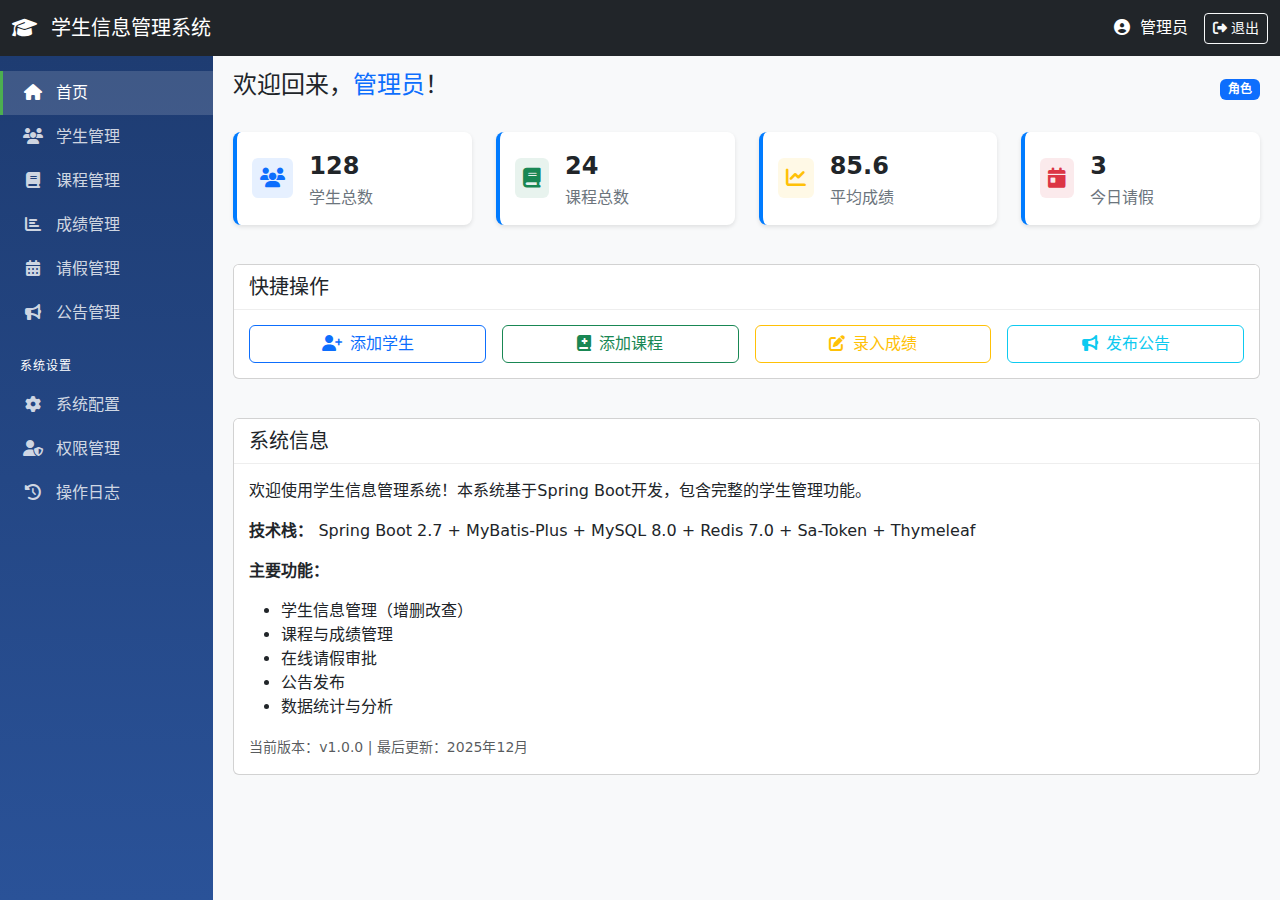
<file: src/main/resources/templates/index.html>
<!DOCTYPE html>
<html lang="zh-CN" xmlns:th="http://www.thymeleaf.org">
<head>
    <meta charset="UTF-8">
    <meta name="viewport" content="width=device-width, initial-scale=1.0">
    <title>学生信息管理系统</title>
    <link rel="stylesheet" href="https://cdn.bootcdn.net/ajax/libs/twitter-bootstrap/5.3.0/css/bootstrap.min.css">
    <link rel="stylesheet" href="https://cdn.bootcdn.net/ajax/libs/font-awesome/6.4.0/css/all.min.css">
    <style>
        /* 紧凑布局 */
        .navbar {
            padding: 8px 0;
        }

        .sidebar {
            background: linear-gradient(180deg, #1e3c72 0%, #2a5298 100%);
            min-height: calc(100vh - 56px);
            color: white;
            padding: 15px 0;
        }

        .sidebar .nav-link {
            color: rgba(255, 255, 255, 0.8);
            padding: 10px 20px;
            border-radius: 0;
            border-left: 3px solid transparent;
            transition: all 0.2s;
        }

        .sidebar .nav-link:hover {
            color: white;
            background: rgba(255, 255, 255, 0.1);
            border-left-color: #4CAF50;
        }

        .sidebar .nav-link.active {
            color: white;
            background: rgba(255, 255, 255, 0.15);
            border-left-color: #4CAF50;
        }

        .sidebar .nav-link i {
            width: 20px;
            text-align: center;
            margin-right: 10px;
        }

        .sidebar-heading {
            font-size: 12px;
            text-transform: uppercase;
            letter-spacing: 1px;
            padding: 0 20px;
            margin: 20px 0 10px 0;
        }

        .main-content {
            padding: 15px 20px;
            background: #f8f9fa;
        }

        .stat-card {
            background: white;
            border-radius: 8px;
            padding: 15px;
            box-shadow: 0 2px 4px rgba(0,0,0,0.1);
            margin-bottom: 15px;
            border-left: 4px solid #007bff;
        }

        .stat-card h3 {
            font-size: 24px;
            font-weight: bold;
            margin: 5px 0;
        }

        .stat-card p {
            color: #6c757d;
            margin: 0;
        }

        .card {
            margin-bottom: 15px;
        }

        .card-header {
            padding: 10px 15px;
            background: white;
            border-bottom: 1px solid #eee;
        }

        .card-body {
            padding: 15px;
        }
    </style>
</head>
<body>
<!-- 顶部导航栏 -->
<nav class="navbar navbar-expand-lg navbar-dark bg-dark">
    <div class="container-fluid">
        <a class="navbar-brand" th:href="@{/}">
            <i class="fas fa-graduation-cap me-2"></i>
            学生信息管理系统
        </a>
        <div class="d-flex align-items-center">
                <span class="navbar-text me-3 text-white">
                    <i class="fas fa-user-circle me-1"></i>
                    <span th:text="${user?.realName ?: '用户'}">管理员</span>
                </span>
            <a th:href="@{/logout}" class="btn btn-outline-light btn-sm">
                <i class="fas fa-sign-out-alt"></i> 退出
            </a>
        </div>
    </div>
</nav>

<div class="container-fluid">
    <div class="row">
        <!-- 侧边栏 -->
        <nav class="col-md-2 d-md-block sidebar">
            <div class="position-sticky">
                <ul class="nav flex-column">
                    <li class="nav-item">
                        <a class="nav-link active" th:href="@{/}">
                            <i class="fas fa-home me-2"></i> 首页
                        </a>
                    </li>
                    <li class="nav-item">
                        <a class="nav-link" th:href="@{/student/list}">
                            <i class="fas fa-users me-2"></i> 学生管理
                        </a>
                    </li>
                    <li class="nav-item">
                        <a class="nav-link" href="#">
                            <i class="fas fa-book me-2"></i> 课程管理
                        </a>
                    </li>
                    <li class="nav-item">
                        <a class="nav-link" href="#">
                            <i class="fas fa-chart-bar me-2"></i> 成绩管理
                        </a>
                    </li>
                    <li class="nav-item">
                        <a class="nav-link" href="#">
                            <i class="fas fa-calendar-alt me-2"></i> 请假管理
                        </a>
                    </li>
                    <li class="nav-item">
                        <a class="nav-link" href="#">
                            <i class="fas fa-bullhorn me-2"></i> 公告管理
                        </a>
                    </li>
                </ul>

                <h6 class="sidebar-heading mt-4">系统设置</h6>
                <ul class="nav flex-column mb-2">
                    <li class="nav-item">
                        <a class="nav-link" href="#">
                            <i class="fas fa-cog me-2"></i> 系统配置
                        </a>
                    </li>
                    <li class="nav-item">
                        <a class="nav-link" href="#">
                            <i class="fas fa-user-shield me-2"></i> 权限管理
                        </a>
                    </li>
                    <li class="nav-item">
                        <a class="nav-link" href="#">
                            <i class="fas fa-history me-2"></i> 操作日志
                        </a>
                    </li>
                </ul>
            </div>
        </nav>

        <!-- 主内容区 -->
        <main class="col-md-10 main-content">
            <!-- 欢迎信息 -->
            <div class="d-flex justify-content-between align-items-center mb-4">
                <h4>欢迎回来，<span th:text="${user?.realName}" class="text-primary">管理员</span>！</h4>
                <span class="badge bg-primary" th:text="${user?.role == 'admin' ? '管理员' : '学生'}">角色</span>
            </div>

            <!-- 统计卡片 -->
            <div class="row">
                <div class="col-md-3 col-sm-6">
                    <div class="stat-card border-start-primary">
                        <div class="d-flex align-items-center">
                            <div class="bg-primary bg-opacity-10 p-2 rounded me-3">
                                <i class="fas fa-users text-primary fa-lg"></i>
                            </div>
                            <div>
                                <h3 id="studentCount">0</h3>
                                <p>学生总数</p>
                            </div>
                        </div>
                    </div>
                </div>
                <div class="col-md-3 col-sm-6">
                    <div class="stat-card border-start-success">
                        <div class="d-flex align-items-center">
                            <div class="bg-success bg-opacity-10 p-2 rounded me-3">
                                <i class="fas fa-book text-success fa-lg"></i>
                            </div>
                            <div>
                                <h3 id="courseCount">0</h3>
                                <p>课程总数</p>
                            </div>
                        </div>
                    </div>
                </div>
                <div class="col-md-3 col-sm-6">
                    <div class="stat-card border-start-warning">
                        <div class="d-flex align-items-center">
                            <div class="bg-warning bg-opacity-10 p-2 rounded me-3">
                                <i class="fas fa-chart-line text-warning fa-lg"></i>
                            </div>
                            <div>
                                <h3 id="avgScore">0</h3>
                                <p>平均成绩</p>
                            </div>
                        </div>
                    </div>
                </div>
                <div class="col-md-3 col-sm-6">
                    <div class="stat-card border-start-danger">
                        <div class="d-flex align-items-center">
                            <div class="bg-danger bg-opacity-10 p-2 rounded me-3">
                                <i class="fas fa-calendar-day text-danger fa-lg"></i>
                            </div>
                            <div>
                                <h3 id="leaveCount">0</h3>
                                <p>今日请假</p>
                            </div>
                        </div>
                    </div>
                </div>
            </div>

            <!-- 快捷操作 -->
            <div class="row mt-4">
                <div class="col-12">
                    <div class="card">
                        <div class="card-header">
                            <h5 class="card-title mb-0">快捷操作</h5>
                        </div>
                        <div class="card-body">
                            <div class="row g-3">
                                <div class="col-md-3 col-6">
                                    <a th:href="@{/student/add}" class="btn btn-outline-primary w-100">
                                        <i class="fas fa-user-plus me-2"></i>添加学生
                                    </a>
                                </div>
                                <div class="col-md-3 col-6">
                                    <a href="#" class="btn btn-outline-success w-100">
                                        <i class="fas fa-book-medical me-2"></i>添加课程
                                    </a>
                                </div>
                                <div class="col-md-3 col-6">
                                    <a href="#" class="btn btn-outline-warning w-100">
                                        <i class="fas fa-edit me-2"></i>录入成绩
                                    </a>
                                </div>
                                <div class="col-md-3 col-6">
                                    <a href="#" class="btn btn-outline-info w-100">
                                        <i class="fas fa-bullhorn me-2"></i>发布公告
                                    </a>
                                </div>
                            </div>
                        </div>
                    </div>
                </div>
            </div>

            <!-- 系统信息 -->
            <div class="row mt-4">
                <div class="col-12">
                    <div class="card">
                        <div class="card-header">
                            <h5 class="card-title mb-0">系统信息</h5>
                        </div>
                        <div class="card-body">
                            <p>欢迎使用学生信息管理系统！本系统基于Spring Boot开发，包含完整的学生管理功能。</p>
                            <p><strong>技术栈：</strong> Spring Boot 2.7 + MyBatis-Plus + MySQL 8.0 + Redis 7.0 + Sa-Token + Thymeleaf</p>
                            <p><strong>主要功能：</strong></p>
                            <ul>
                                <li>学生信息管理（增删改查）</li>
                                <li>课程与成绩管理</li>
                                <li>在线请假审批</li>
                                <li>公告发布</li>
                                <li>数据统计与分析</li>
                            </ul>
                            <p class="mb-0"><small class="text-muted">当前版本：v1.0.0 | 最后更新：2025年12月</small></p>
                        </div>
                    </div>
                </div>
            </div>
        </main>
    </div>
</div>

<script src="https://cdn.bootcdn.net/ajax/libs/bootstrap/5.3.0/js/bootstrap.bundle.min.js"></script>
<script src="https://cdn.bootcdn.net/ajax/libs/jquery/3.7.0/jquery.min.js"></script>
<script>
    $(function() {
        // 模拟统计数据
        $('#studentCount').text('128');
        $('#courseCount').text('24');
        $('#avgScore').text('85.6');
        $('#leaveCount').text('3');
    });
</script>
</body>
</html>
</file>
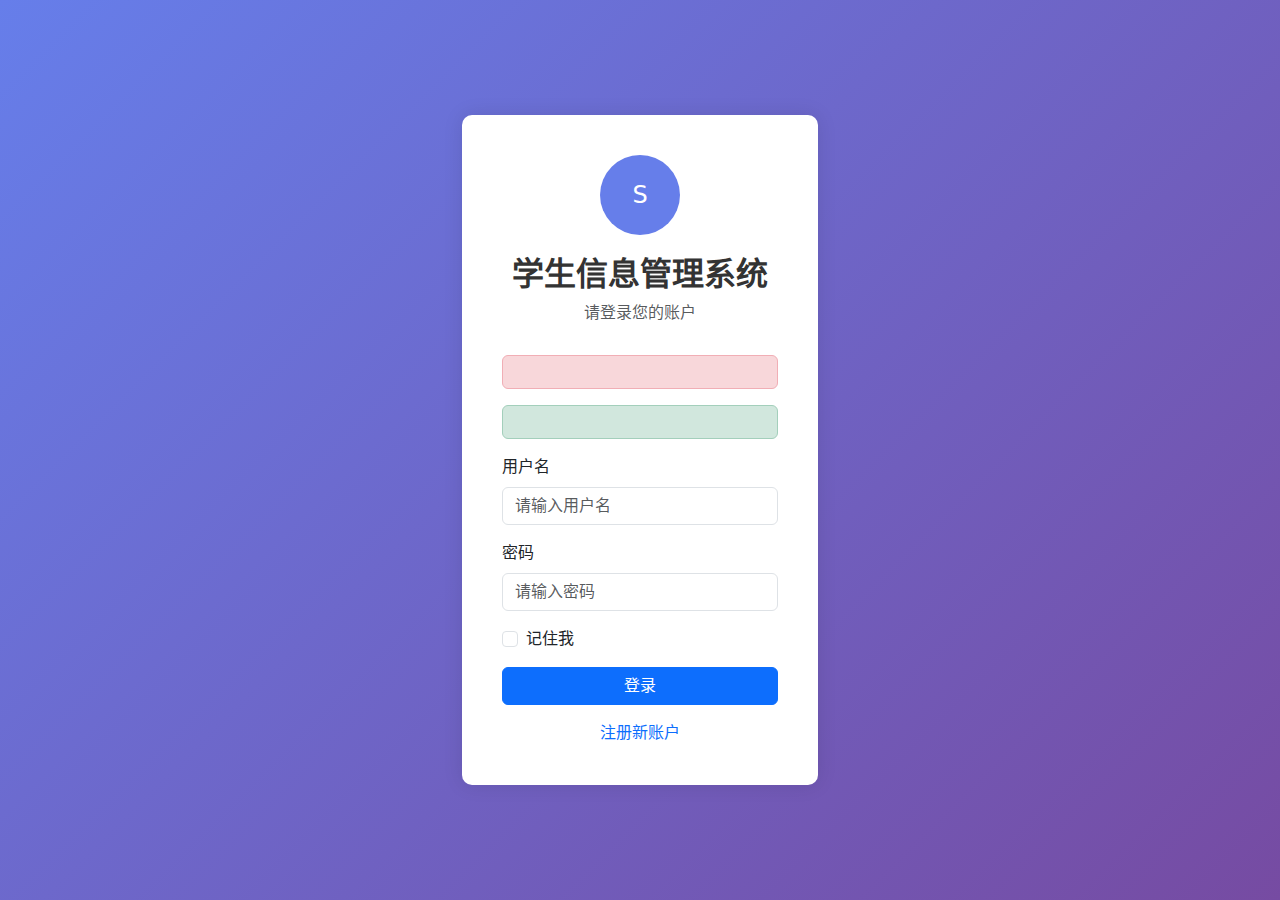
<file: src/main/resources/templates/login.html>
<!DOCTYPE html>
<html lang="zh-CN" xmlns:th="http://www.thymeleaf.org">
<head>
    <meta charset="UTF-8">
    <meta name="viewport" content="width=device-width, initial-scale=1.0">
    <title>学生信息管理系统 - 登录</title>
    <link rel="stylesheet" href="https://cdn.bootcdn.net/ajax/libs/twitter-bootstrap/5.3.0/css/bootstrap.min.css">
    <style>
        body {
            background: linear-gradient(135deg, #667eea 0%, #764ba2 100%);
            min-height: 100vh;
            display: flex;
            align-items: center;
        }
        .login-container {
            background: white;
            border-radius: 10px;
            padding: 40px;
            box-shadow: 0 0 20px rgba(0,0,0,0.1);
        }
        .login-header {
            text-align: center;
            margin-bottom: 30px;
        }
        .login-header h2 {
            color: #333;
            font-weight: 600;
        }
        .login-logo {
            width: 80px;
            height: 80px;
            background: #667eea;
            border-radius: 50%;
            margin: 0 auto 20px;
            display: flex;
            align-items: center;
            justify-content: center;
            color: white;
            font-size: 24px;
        }
    </style>
</head>
<body>
<div class="container">
    <div class="row justify-content-center">
        <div class="col-md-4">
            <div class="login-container">
                <div class="login-header">
                    <div class="login-logo">S</div>
                    <h2>学生信息管理系统</h2>
                    <p class="text-muted">请登录您的账户</p>
                </div>

                <form th:action="@{/login}" method="post">
                    <div th:if="${error}" class="alert alert-danger" th:text="${error}"></div>
                    <div th:if="${message}" class="alert alert-success" th:text="${message}"></div>

                    <div class="mb-3">
                        <label for="username" class="form-label">用户名</label>
                        <input type="text" class="form-control" id="username" name="username"
                               placeholder="请输入用户名" required>
                    </div>

                    <div class="mb-3">
                        <label for="password" class="form-label">密码</label>
                        <input type="password" class="form-control" id="password" name="password"
                               placeholder="请输入密码" required>
                    </div>

                    <div class="mb-3 form-check">
                        <input type="checkbox" class="form-check-input" id="remember">
                        <label class="form-check-label" for="remember">记住我</label>
                    </div>

                    <button type="submit" class="btn btn-primary w-100 mb-3">登录</button>

                    <div class="text-center">
                        <a th:href="@{/register}" class="text-decoration-none">注册新账户</a>
                    </div>
                </form>
            </div>
        </div>
    </div>
</div>

<script src="https://cdn.bootcdn.net/ajax/libs/bootstrap/5.3.0/js/bootstrap.bundle.min.js"></script>
</body>
</html>
</file>
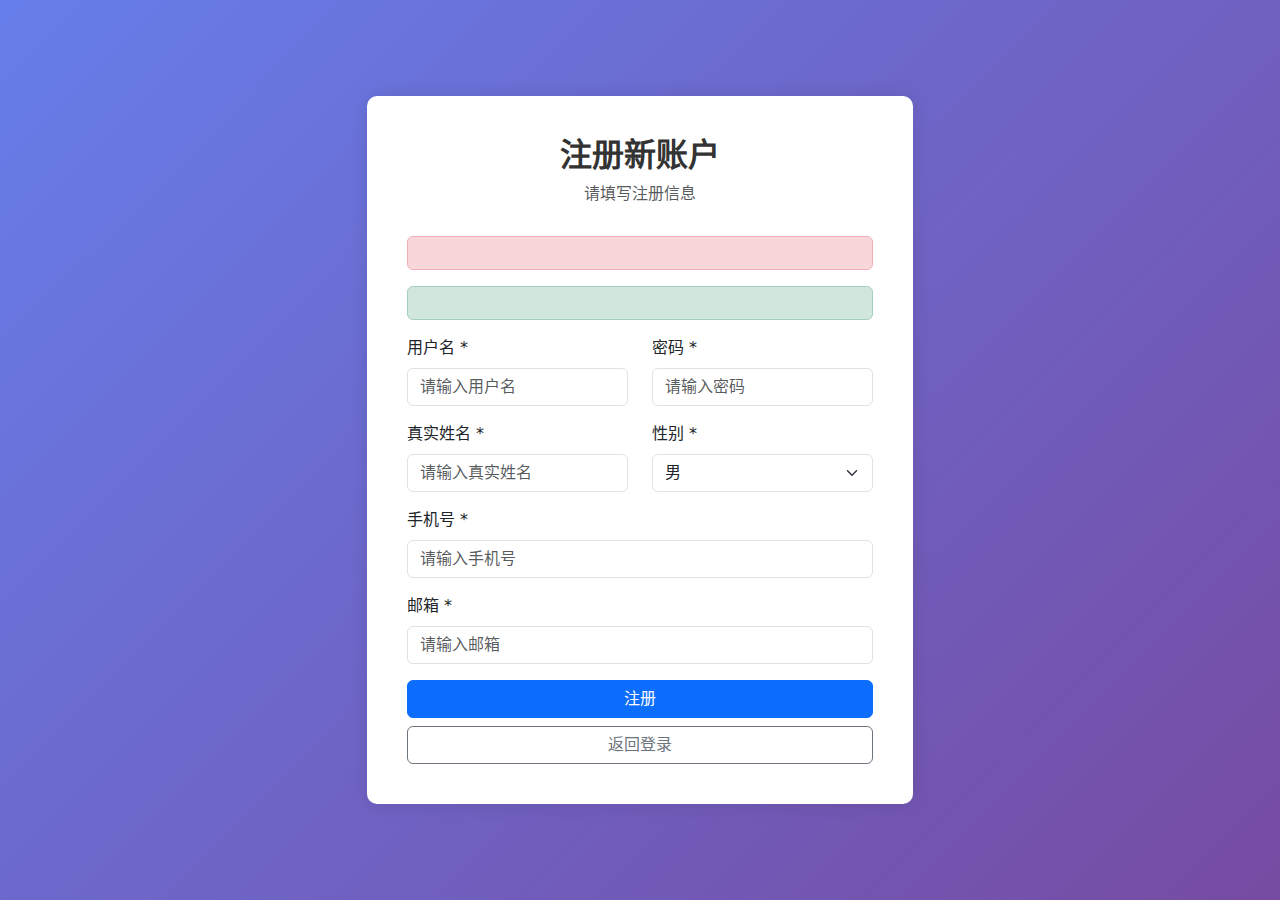
<file: src/main/resources/templates/register.html>
<!DOCTYPE html>
<html lang="zh-CN" xmlns:th="http://www.thymeleaf.org">
<head>
    <meta charset="UTF-8">
    <meta name="viewport" content="width=device-width, initial-scale=1.0">
    <title>注册 - 学生信息管理系统</title>
    <link rel="stylesheet" href="https://cdn.bootcdn.net/ajax/libs/twitter-bootstrap/5.3.0/css/bootstrap.min.css">
    <style>
        body {
            background: linear-gradient(135deg, #667eea 0%, #764ba2 100%);
            min-height: 100vh;
            display: flex;
            align-items: center;
        }
        .register-container {
            background: white;
            border-radius: 10px;
            padding: 40px;
            box-shadow: 0 0 20px rgba(0,0,0,0.1);
        }
        .register-header {
            text-align: center;
            margin-bottom: 30px;
        }
        .register-header h2 {
            color: #333;
            font-weight: 600;
        }
    </style>
</head>
<body>
<div class="container">
    <div class="row justify-content-center">
        <div class="col-md-6">
            <div class="register-container">
                <div class="register-header">
                    <h2>注册新账户</h2>
                    <p class="text-muted">请填写注册信息</p>
                </div>

                <form th:action="@{/register}" method="post">
                    <div th:if="${error}" class="alert alert-danger" th:text="${error}"></div>
                    <div th:if="${message}" class="alert alert-success" th:text="${message}"></div>

                    <div class="row">
                        <div class="col-md-6 mb-3">
                            <label for="username" class="form-label">用户名 *</label>
                            <input type="text" class="form-control" id="username" name="username"
                                   placeholder="请输入用户名" required>
                        </div>
                        <div class="col-md-6 mb-3">
                            <label for="password" class="form-label">密码 *</label>
                            <input type="password" class="form-control" id="password" name="password"
                                   placeholder="请输入密码" required>
                        </div>
                    </div>

                    <div class="row">
                        <div class="col-md-6 mb-3">
                            <label for="realName" class="form-label">真实姓名 *</label>
                            <input type="text" class="form-control" id="realName" name="realName"
                                   placeholder="请输入真实姓名" required>
                        </div>
                        <div class="col-md-6 mb-3">
                            <label for="gender" class="form-label">性别 *</label>
                            <select class="form-select" id="gender" name="gender" required>
                                <option value="0">男</option>
                                <option value="1">女</option>
                            </select>
                        </div>
                    </div>

                    <div class="mb-3">
                        <label for="phone" class="form-label">手机号 *</label>
                        <input type="tel" class="form-control" id="phone" name="phone"
                               placeholder="请输入手机号" required>
                    </div>

                    <div class="mb-3">
                        <label for="email" class="form-label">邮箱 *</label>
                        <input type="email" class="form-control" id="email" name="email"
                               placeholder="请输入邮箱" required>
                    </div>

                    <div class="d-grid gap-2">
                        <button type="submit" class="btn btn-primary">注册</button>
                        <a th:href="@{/login}" class="btn btn-outline-secondary">返回登录</a>
                    </div>
                </form>
            </div>
        </div>
    </div>
</div>

<script src="https://cdn.bootcdn.net/ajax/libs/bootstrap/5.3.0/js/bootstrap.bundle.min.js"></script>
</body>
</html>
</file>
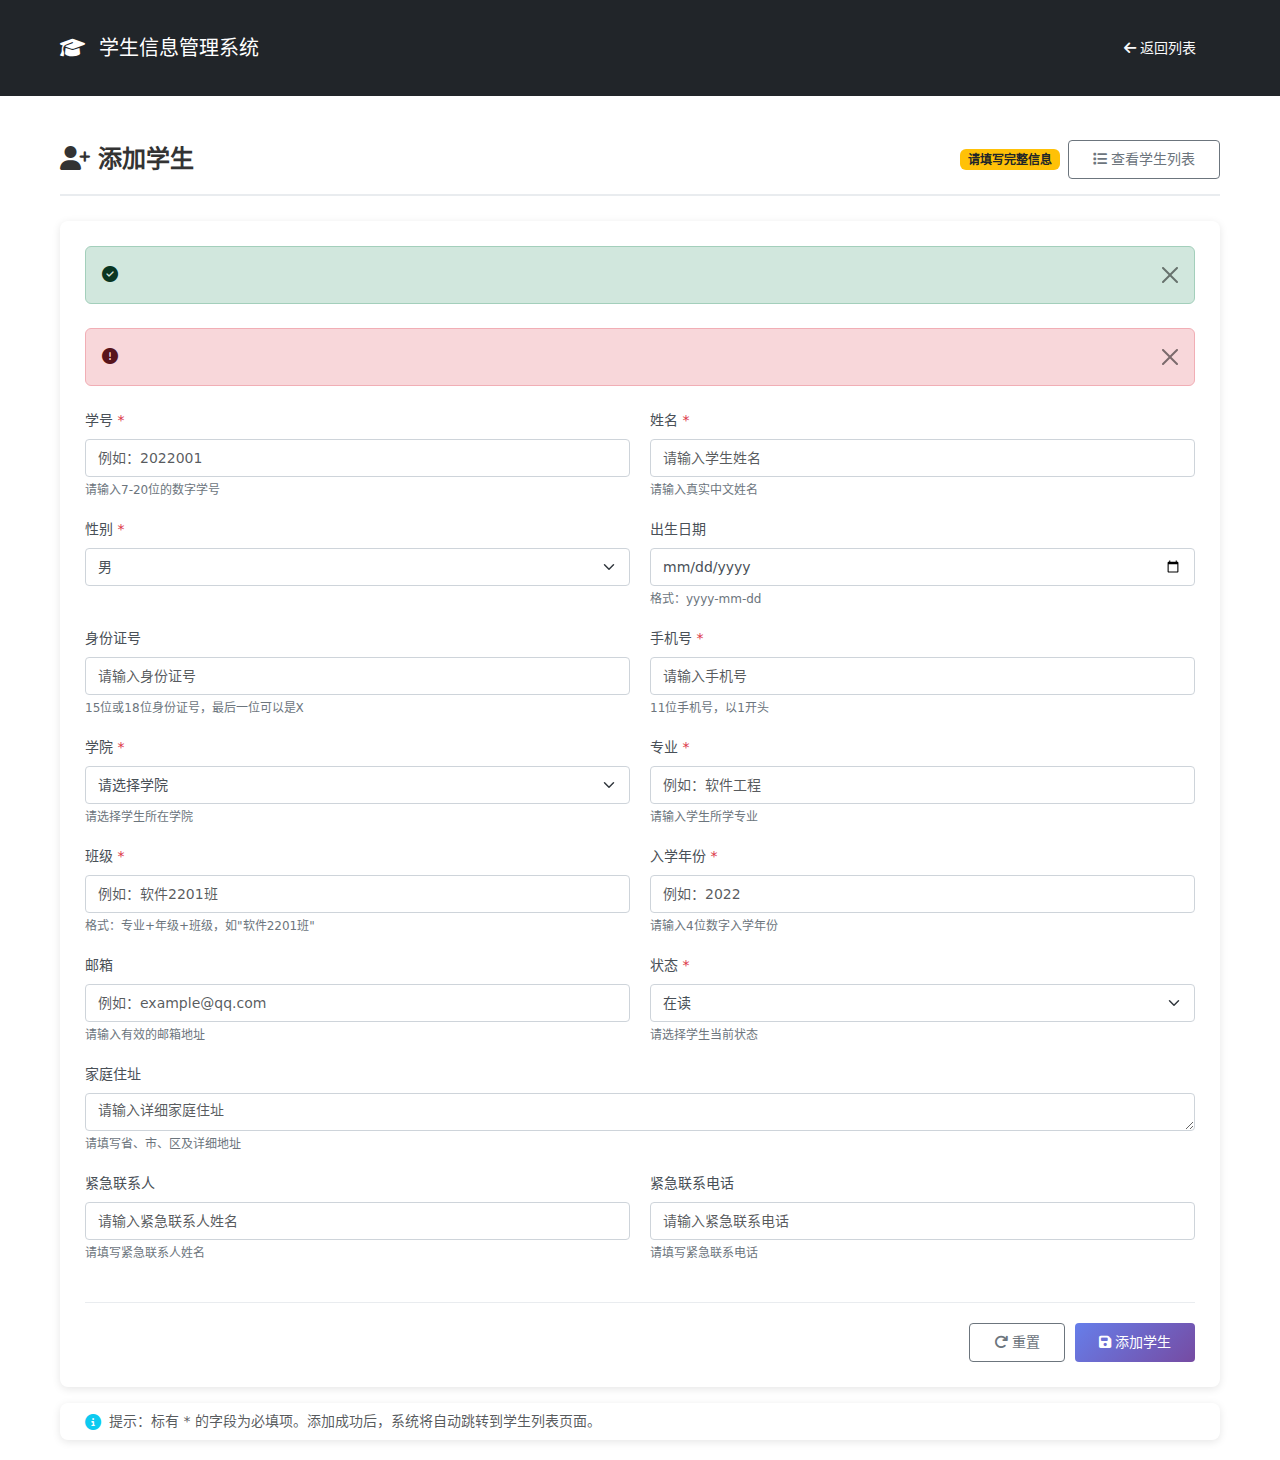
<file: src/main/resources/templates/student/add.html>
<!DOCTYPE html>
<html lang="zh-CN" xmlns:th="http://www.thymeleaf.org">
<head>
    <meta charset="UTF-8">
    <meta name="viewport" content="width=device-width, initial-scale=1.0">
    <title>添加学生 - 学生信息管理系统</title>
    <link rel="stylesheet" href="https://cdn.bootcdn.net/ajax/libs/twitter-bootstrap/5.3.0/css/bootstrap.min.css">
    <link rel="stylesheet" href="https://cdn.bootcdn.net/ajax/libs/font-awesome/6.4.0/css/all.min.css">
    <style>
        .container {
            max-width: 1200px;
            margin: 0 auto;
            padding: 20px;
        }

        .page-header {
            margin-bottom: 25px;
            padding-bottom: 15px;
            border-bottom: 2px solid #e9ecef;
        }

        .page-title {
            font-size: 24px;
            font-weight: 600;
            color: #333;
            margin: 0;
        }

        .card {
            border: none;
            border-radius: 8px;
            box-shadow: 0 2px 8px rgba(0,0,0,0.1);
        }

        .card-body {
            padding: 25px;
        }

        .form-row {
            display: flex;
            flex-wrap: wrap;
            margin: 0 -10px;
        }

        .form-col {
            flex: 0 0 50%;
            max-width: 50%;
            padding: 0 10px;
            margin-bottom: 20px;
        }

        .form-group {
            margin-bottom: 0;
        }

        .form-label {
            display: block;
            margin-bottom: 8px;
            font-weight: 500;
            color: #495057;
            font-size: 14px;
        }

        .form-control, .form-select {
            width: 100%;
            height: 38px;
            padding: 6px 12px;
            font-size: 14px;
            line-height: 1.5;
            color: #495057;
            background-color: #fff;
            background-clip: padding-box;
            border: 1px solid #ced4da;
            border-radius: 4px;
            transition: border-color 0.15s ease-in-out, box-shadow 0.15s ease-in-out;
        }

        .form-control:focus, .form-select:focus {
            border-color: #667eea;
            outline: 0;
            box-shadow: 0 0 0 3px rgba(102, 126, 234, 0.1);
        }

        .required::after {
            content: " *";
            color: #dc3545;
        }

        .form-actions {
            display: flex;
            justify-content: flex-end;
            gap: 10px;
            margin-top: 20px;
            padding-top: 20px;
            border-top: 1px solid #e9ecef;
        }

        .btn {
            padding: 8px 24px;
            font-size: 14px;
            font-weight: 500;
            border-radius: 4px;
            border: none;
            cursor: pointer;
            transition: all 0.3s ease;
        }

        .btn-primary {
            background: linear-gradient(135deg, #667eea 0%, #764ba2 100%);
            color: white;
        }

        .btn-primary:hover {
            background: linear-gradient(135deg, #5a67d8 0%, #6b46c1 100%);
            transform: translateY(-1px);
            box-shadow: 0 4px 12px rgba(102, 126, 234, 0.3);
        }

        .btn-outline-secondary {
            border: 1px solid #6c757d;
            color: #6c757d;
            background: transparent;
        }

        .btn-outline-secondary:hover {
            background-color: #6c757d;
            color: white;
        }

        .form-hint {
            font-size: 12px;
            color: #6c757d;
            margin-top: 4px;
        }

        @media (max-width: 768px) {
            .form-col {
                flex: 0 0 100%;
                max-width: 100%;
            }

            .container {
                padding: 15px;
            }

            .card-body {
                padding: 20px;
            }
        }
    </style>
</head>
<body>
<!-- 导航栏 -->
<nav class="navbar navbar-dark bg-dark">
    <div class="container">
        <a class="navbar-brand" th:href="@{/}">
            <i class="fas fa-graduation-cap me-2"></i>
            学生信息管理系统
        </a>
        <div>
            <a th:href="@{/student/list}" class="btn btn-outline-light btn-sm">
                <i class="fas fa-arrow-left me-1"></i>返回列表
            </a>
        </div>
    </div>
</nav>

<div class="container mt-4">
    <!-- 页面标题 -->
    <div class="page-header">
        <div class="d-flex justify-content-between align-items-center">
            <h1 class="page-title">
                <i class="fas fa-user-plus me-2"></i>添加学生
            </h1>
            <div class="d-flex align-items-center">
                <span class="badge bg-warning text-dark me-2">请填写完整信息</span>
                <a th:href="@{/student/list}" class="btn btn-outline-secondary btn-sm">
                    <i class="fas fa-list me-1"></i>查看学生列表
                </a>
            </div>
        </div>
    </div>

    <!-- 表单卡片 -->
    <div class="card">
        <div class="card-body">
            <form th:action="@{/student/add}" method="post" id="addForm">
                <!-- 消息提示 -->
                <div th:if="${success}" class="alert alert-success alert-dismissible fade show mb-4" role="alert">
                    <i class="fas fa-check-circle me-2"></i>
                    <span th:text="${success}"></span>
                    <button type="button" class="btn-close" data-bs-dismiss="alert"></button>
                </div>
                <div th:if="${error}" class="alert alert-danger alert-dismissible fade show mb-4" role="alert">
                    <i class="fas fa-exclamation-circle me-2"></i>
                    <span th:text="${error}"></span>
                    <button type="button" class="btn-close" data-bs-dismiss="alert"></button>
                </div>

                <!-- 第一行：学号、姓名 -->
                <div class="form-row">
                    <div class="form-col">
                        <div class="form-group">
                            <label for="studentNo" class="form-label required">学号</label>
                            <input type="text" class="form-control" id="studentNo" name="studentNo"
                                   placeholder="例如：2022001" required
                                   pattern="\d{7,20}" title="学号应为7-20位数字">
                            <div class="form-hint">请输入7-20位的数字学号</div>
                        </div>
                    </div>
                    <div class="form-col">
                        <div class="form-group">
                            <label for="studentName" class="form-label required">姓名</label>
                            <input type="text" class="form-control" id="studentName" name="studentName"
                                   placeholder="请输入学生姓名" required>
                            <div class="form-hint">请输入真实中文姓名</div>
                        </div>
                    </div>
                </div>

                <!-- 第二行：性别、出生日期 -->
                <div class="form-row">
                    <div class="form-col">
                        <div class="form-group">
                            <label for="gender" class="form-label required">性别</label>
                            <select class="form-select" id="gender" name="gender" required>
                                <option value="0" selected>男</option>
                                <option value="1">女</option>
                            </select>
                        </div>
                    </div>
                    <div class="form-col">
                        <div class="form-group">
                            <label for="birthday" class="form-label">出生日期</label>
                            <input type="date" class="form-control" id="birthday" name="birthday">
                            <div class="form-hint">格式：yyyy-mm-dd</div>
                        </div>
                    </div>
                </div>

                <!-- 第三行：身份证号、手机号 -->
                <div class="form-row">
                    <div class="form-col">
                        <div class="form-group">
                            <label for="idCard" class="form-label">身份证号</label>
                            <input type="text" class="form-control" id="idCard" name="idCard"
                                   placeholder="请输入身份证号"
                                   pattern="\d{17}[\dXx]" title="请输入正确的身份证号格式">
                            <div class="form-hint">15位或18位身份证号，最后一位可以是X</div>
                        </div>
                    </div>
                    <div class="form-col">
                        <div class="form-group">
                            <label for="phone" class="form-label required">手机号</label>
                            <input type="tel" class="form-control" id="phone" name="phone"
                                   placeholder="请输入手机号" required
                                   pattern="1[3-9]\d{9}" title="请输入正确的手机号格式">
                            <div class="form-hint">11位手机号，以1开头</div>
                        </div>
                    </div>
                </div>

                <!-- 第四行：学院、专业 -->
                <div class="form-row">
                    <div class="form-col">
                        <div class="form-group">
                            <label for="college" class="form-label required">学院</label>
                            <select class="form-select" id="college" name="college" required>
                                <option value="">请选择学院</option>
                                <option value="计算机学院">计算机学院</option>
                                <option value="信息学院">信息学院</option>
                                <option value="软件学院">软件学院</option>
                                <option value="网络空间安全学院">网络空间安全学院</option>
                                <option value="人工智能学院">人工智能学院</option>
                                <option value="数据科学与大数据学院">数据科学与大数据学院</option>
                                <option value="管理学院">管理学院</option>
                                <option value="经济学院">经济学院</option>
                                <option value="外国语学院">外国语学院</option>
                                <option value="其他">其他</option>
                            </select>
                            <div class="form-hint">请选择学生所在学院</div>
                        </div>
                    </div>
                    <div class="form-col">
                        <div class="form-group">
                            <label for="major" class="form-label required">专业</label>
                            <input type="text" class="form-control" id="major" name="major"
                                   placeholder="例如：软件工程" required>
                            <div class="form-hint">请输入学生所学专业</div>
                        </div>
                    </div>
                </div>

                <!-- 第五行：班级、入学年份 -->
                <div class="form-row">
                    <div class="form-col">
                        <div class="form-group">
                            <label for="className" class="form-label required">班级</label>
                            <input type="text" class="form-control" id="className" name="className"
                                   placeholder="例如：软件2201班" required>
                            <div class="form-hint">格式：专业+年级+班级，如"软件2201班"</div>
                        </div>
                    </div>
                    <div class="form-col">
                        <div class="form-group">
                            <label for="enrollmentYear" class="form-label required">入学年份</label>
                            <input type="number" class="form-control" id="enrollmentYear" name="enrollmentYear"
                                   placeholder="例如：2022" min="2000" max="2030" required>
                            <div class="form-hint">请输入4位数字入学年份</div>
                        </div>
                    </div>
                </div>

                <!-- 第六行：邮箱、状态 -->
                <div class="form-row">
                    <div class="form-col">
                        <div class="form-group">
                            <label for="email" class="form-label">邮箱</label>
                            <input type="email" class="form-control" id="email" name="email"
                                   placeholder="例如：example@qq.com">
                            <div class="form-hint">请输入有效的邮箱地址</div>
                        </div>
                    </div>
                    <div class="form-col">
                        <div class="form-group">
                            <label for="status" class="form-label required">状态</label>
                            <select class="form-select" id="status" name="status" required>
                                <option value="1" selected>在读</option>
                                <option value="2">休学</option>
                                <option value="3">毕业</option>
                                <option value="4">退学</option>
                            </select>
                            <div class="form-hint">请选择学生当前状态</div>
                        </div>
                    </div>
                </div>

                <!-- 第七行：家庭住址 -->
                <div class="form-row">
                    <div class="form-col" style="flex: 0 0 100%; max-width: 100%;">
                        <div class="form-group">
                            <label for="address" class="form-label">家庭住址</label>
                            <textarea class="form-control" id="address" name="address"
                                      rows="2" placeholder="请输入详细家庭住址"></textarea>
                            <div class="form-hint">请填写省、市、区及详细地址</div>
                        </div>
                    </div>
                </div>

                <!-- 第八行：紧急联系人、紧急电话 -->
                <div class="form-row">
                    <div class="form-col">
                        <div class="form-group">
                            <label for="emergencyContact" class="form-label">紧急联系人</label>
                            <input type="text" class="form-control" id="emergencyContact" name="emergencyContact"
                                   placeholder="请输入紧急联系人姓名">
                            <div class="form-hint">请填写紧急联系人姓名</div>
                        </div>
                    </div>
                    <div class="form-col">
                        <div class="form-group">
                            <label for="emergencyPhone" class="form-label">紧急联系电话</label>
                            <input type="tel" class="form-control" id="emergencyPhone" name="emergencyPhone"
                                   placeholder="请输入紧急联系电话"
                                   pattern="\d{7,15}" title="请输入7-15位数字电话">
                            <div class="form-hint">请填写紧急联系电话</div>
                        </div>
                    </div>
                </div>

                <!-- 表单操作按钮 -->
                <div class="form-actions">
                    <button type="reset" class="btn btn-outline-secondary">
                        <i class="fas fa-redo me-1"></i>重置
                    </button>
                    <button type="submit" class="btn btn-primary" id="submitBtn">
                        <i class="fas fa-save me-1"></i>添加学生
                    </button>
                </div>
            </form>
        </div>
    </div>

    <!-- 快速提示 -->
    <div class="card mt-3">
        <div class="card-body py-2">
            <div class="d-flex align-items-center text-muted">
                <i class="fas fa-info-circle me-2 text-info"></i>
                <small>提示：标有 * 的字段为必填项。添加成功后，系统将自动跳转到学生列表页面。</small>
            </div>
        </div>
    </div>
</div>

<script src="https://cdn.bootcdn.net/ajax/libs/bootstrap/5.3.0/js/bootstrap.bundle.min.js"></script>
<script src="https://cdn.bootcdn.net/ajax/libs/jquery/3.7.0/jquery.min.js"></script>
<script>
    $(document).ready(function() {
        // 自动生成学号（年份+随机数）
        $('#studentNo').on('focus', function() {
            if (!$(this).val()) {
                var year = new Date().getFullYear();
                var random = Math.floor(1000 + Math.random() * 9000);
                $(this).val(year + random);
            }
        });

        // 自动填充入学年份
        $('#enrollmentYear').on('focus', function() {
            if (!$(this).val()) {
                var year = new Date().getFullYear();
                $(this).val(year);
            }
        });

        // 表单验证
        $('#addForm').on('submit', function(e) {
            // 禁用提交按钮防止重复提交
            $('#submitBtn').prop('disabled', true).html('<i class="fas fa-spinner fa-spin me-1"></i>添加中...');

            // 验证必填项
            var requiredFields = $(this).find('[required]');
            var isValid = true;

            requiredFields.each(function() {
                var $field = $(this);
                if (!$field.val().trim()) {
                    $field.addClass('is-invalid');
                    isValid = false;
                } else {
                    $field.removeClass('is-invalid');
                }
            });

            // 验证手机号格式
            var phone = $('#phone').val();
            if (phone && !/^1[3-9]\d{9}$/.test(phone)) {
                $('#phone').addClass('is-invalid');
                $('#phone').after('<div class="invalid-feedback">请输入正确的手机号格式</div>');
                isValid = false;
            }

            // 验证身份证号格式
            var idCard = $('#idCard').val();
            if (idCard && !/(^\d{15}$)|(^\d{18}$)|(^\d{17}(\d|X|x)$)/.test(idCard)) {
                $('#idCard').addClass('is-invalid');
                $('#idCard').after('<div class="invalid-feedback">请输入正确的身份证号</div>');
                isValid = false;
            }

            // 验证邮箱格式
            var email = $('#email').val();
            if (email && !/^[^\s@]+@[^\s@]+\.[^\s@]+$/.test(email)) {
                $('#email').addClass('is-invalid');
                $('#email').after('<div class="invalid-feedback">请输入正确的邮箱格式</div>');
                isValid = false;
            }

            if (!isValid) {
                e.preventDefault();
                $('#submitBtn').prop('disabled', false).html('<i class="fas fa-save me-1"></i>添加学生');

                // 显示错误提示
                showToast('请检查表单中的错误信息！', 'warning');

                // 滚动到第一个错误位置
                $('html, body').animate({
                    scrollTop: $('.is-invalid').first().offset().top - 100
                }, 500);
            }
        });

        // 实时验证
        $('input, select').on('blur', function() {
            var $field = $(this);
            var value = $field.val().trim();

            if ($field.prop('required') && !value) {
                $field.addClass('is-invalid');
            } else {
                $field.removeClass('is-invalid');
            }
        });

        // 显示提示信息
        function showToast(message, type) {
            // 移除现有的toast
            $('.toast-container').remove();

            // 创建toast
            var toastHtml = `
                    <div class="toast-container position-fixed top-0 end-0 p-3">
                        <div class="toast align-items-center text-white bg-${type === 'success' ? 'success' : type === 'error' ? 'danger' : 'warning'} border-0" role="alert" aria-live="assertive" aria-atomic="true">
                            <div class="d-flex">
                                <div class="toast-body">
                                    <i class="fas fa-${type === 'success' ? 'check-circle' : type === 'error' ? 'exclamation-circle' : 'info-circle'} me-2"></i>
                                    ${message}
                                </div>
                                <button type="button" class="btn-close btn-close-white me-2 m-auto" data-bs-dismiss="toast"></button>
                            </div>
                        </div>
                    </div>
                `;

            $('body').append(toastHtml);

            // 显示toast
            var toast = new bootstrap.Toast($('.toast')[0], {
                animation: true,
                autohide: true,
                delay: 3000
            });
            toast.show();

            // 隐藏后移除
            $('.toast').on('hidden.bs.toast', function() {
                $(this).closest('.toast-container').remove();
            });
        }

        // 学院选择变化时自动填充专业示例
        $('#college').on('change', function() {
            var college = $(this).val();
            var majorMap = {
                '计算机学院': '计算机科学与技术',
                '软件学院': '软件工程',
                '信息学院': '信息管理与信息系统',
                '网络空间安全学院': '网络空间安全',
                '人工智能学院': '人工智能',
                '数据科学与大数据学院': '数据科学与大数据技术',
                '管理学院': '工商管理',
                '经济学院': '经济学',
                '外国语学院': '英语'
            };

            if (majorMap[college] && !$('#major').val()) {
                $('#major').val(majorMap[college]);
            }
        });

        // 自动填充班级
        $('#major, #enrollmentYear').on('change', function() {
            var major = $('#major').val();
            var year = $('#enrollmentYear').val();

            if (major && year && year.length === 4 && !$('#className').val()) {
                var className = major.substring(0, 2) + year.substring(2) + '01班';
                $('#className').val(className);
            }
        });
    });
</script>
</body>
</html>
</file>
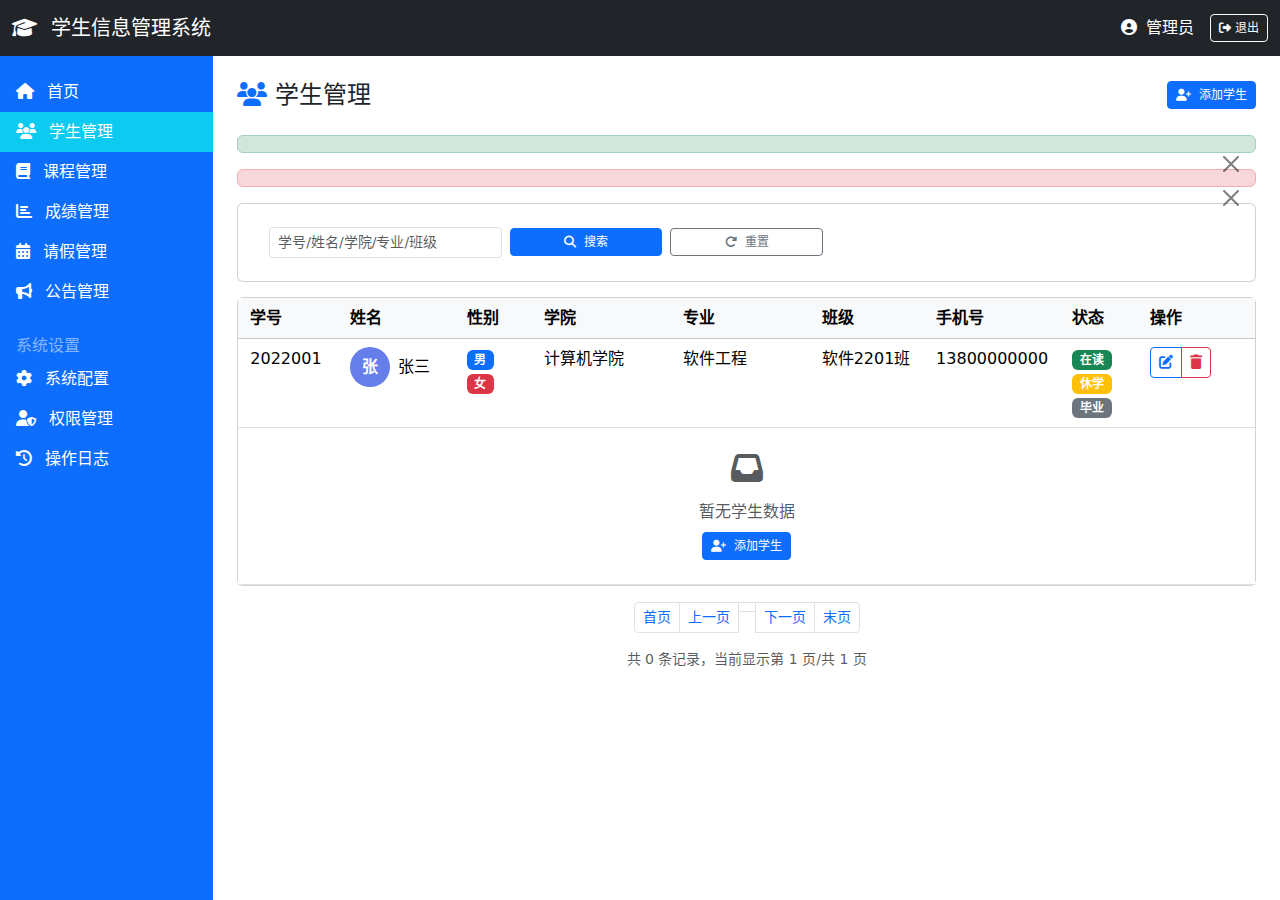
<file: src/main/resources/templates/student/list.html>
<!DOCTYPE html>
<html lang="zh-CN" xmlns:th="http://www.thymeleaf.org">
<head>
    <meta charset="UTF-8">
    <meta name="viewport" content="width=device-width, initial-scale=1.0">
    <title>学生管理 - 学生信息管理系统</title>
    <link rel="stylesheet" href="https://cdn.bootcdn.net/ajax/libs/twitter-bootstrap/5.3.0/css/bootstrap.min.css">
    <link rel="stylesheet" href="https://cdn.bootcdn.net/ajax/libs/font-awesome/6.4.0/css/all.min.css">
    <style>
        /* 优化间距，减少空白 */
        .student-avatar {
            width: 40px;
            height: 40px;
            border-radius: 50%;
            background: #667eea;
            color: white;
            display: flex;
            align-items: center;
            justify-content: center;
            font-weight: bold;
        }

        /* 减少顶部间距 */
        .main-content {
            padding: 15px 20px;
        }

        /* 优化头部区域 */
        .page-header {
            padding: 10px 0;
            margin-bottom: 15px;
        }

        /* 紧凑搜索框 */
        .search-card {
            margin-bottom: 15px;
            padding: 15px;
        }

        /* 紧凑表格 */
        .table-container {
            margin-top: 0;
        }

        /* 优化表格行高 */
        .table td, .table th {
            padding: 8px 12px;
        }

        /* 紧凑按钮 */
        .btn-sm {
            padding: 4px 8px;
            font-size: 12px;
        }
    </style>
</head>
<body>
<!-- 顶部导航栏 -->
<nav class="navbar navbar-expand-lg navbar-dark bg-dark">
    <div class="container-fluid">
        <a class="navbar-brand" th:href="@{/}">
            <i class="fas fa-graduation-cap me-2"></i>
            学生信息管理系统
        </a>
        <div class="d-flex align-items-center">
            <div class="navbar-text me-3 text-white">
                <i class="fas fa-user-circle me-1"></i>
                <span>管理员</span>
            </div>
            <a th:href="@{/logout}" class="btn btn-outline-light btn-sm">
                <i class="fas fa-sign-out-alt"></i> 退出
            </a>
        </div>
    </div>
</nav>

<div class="container-fluid">
    <div class="row">
        <!-- 左侧侧边栏 - 与图片完全一致 -->
        <nav class="col-md-2 d-md-block bg-primary sidebar" style="min-height: calc(100vh - 56px); padding: 0;">
            <div class="position-sticky pt-3">
                <ul class="nav flex-column">
                    <li class="nav-item">
                        <a class="nav-link text-white" th:href="@{/}" th:classappend="${#httpServletRequest.requestURI == '/'} ? 'active bg-info'">
                            <i class="fas fa-home me-2"></i> 首页
                        </a>
                    </li>
                    <li class="nav-item">
                        <a class="nav-link text-white active bg-info" th:href="@{/student/list}">
                            <i class="fas fa-users me-2"></i> 学生管理
                        </a>
                    </li>
                    <li class="nav-item">
                        <a class="nav-link text-white" href="#">
                            <i class="fas fa-book me-2"></i> 课程管理
                        </a>
                    </li>
                    <li class="nav-item">
                        <a class="nav-link text-white" href="#">
                            <i class="fas fa-chart-bar me-2"></i> 成绩管理
                        </a>
                    </li>
                    <li class="nav-item">
                        <a class="nav-link text-white" href="#">
                            <i class="fas fa-calendar-alt me-2"></i> 请假管理
                        </a>
                    </li>
                    <li class="nav-item">
                        <a class="nav-link text-white" href="#">
                            <i class="fas fa-bullhorn me-2"></i> 公告管理
                        </a>
                    </li>
                </ul>

                <!-- 系统设置区域 -->
                <h6 class="sidebar-heading d-flex justify-content-between align-items-center px-3 mt-4 mb-1 text-white-50">
                    <span>系统设置</span>
                </h6>
                <ul class="nav flex-column mb-2">
                    <li class="nav-item">
                        <a class="nav-link text-white" href="#">
                            <i class="fas fa-cog me-2"></i> 系统配置
                        </a>
                    </li>
                    <li class="nav-item">
                        <a class="nav-link text-white" href="#">
                            <i class="fas fa-user-shield me-2"></i> 权限管理
                        </a>
                    </li>
                    <li class="nav-item">
                        <a class="nav-link text-white" href="#">
                            <i class="fas fa-history me-2"></i> 操作日志
                        </a>
                    </li>
                </ul>
            </div>
        </nav>

        <!-- 主内容区 - 优化空白 -->
        <main class="col-md-10 px-4 main-content">
            <!-- 页面头部区域 - 更紧凑 -->
            <div class="d-flex justify-content-between align-items-center page-header">
                <h4 class="mb-0">
                    <i class="fas fa-users me-2 text-primary"></i>学生管理
                </h4>
                <a th:href="@{/student/add}" class="btn btn-primary btn-sm">
                    <i class="fas fa-user-plus me-1"></i> 添加学生
                </a>
            </div>

            <!-- 消息提示 - 更紧凑 -->
            <div th:if="${success}" class="alert alert-success alert-dismissible fade show py-2" role="alert">
                <span th:text="${success}"></span>
                <button type="button" class="btn-close" data-bs-dismiss="alert"></button>
            </div>
            <div th:if="${error}" class="alert alert-danger alert-dismissible fade show py-2" role="alert">
                <span th:text="${error}"></span>
                <button type="button" class="btn-close" data-bs-dismiss="alert"></button>
            </div>

            <!-- 搜索区域 - 与图片一致 -->
            <div class="card search-card">
                <div class="card-body py-2">
                    <form th:action="@{/student/list}" method="get" class="row g-2 align-items-center">
                        <div class="col-md-3">
                            <input type="text" class="form-control form-control-sm" name="keyword"
                                   th:value="${keyword}" placeholder="学号/姓名/学院/专业/班级">
                        </div>
                        <div class="col-md-2">
                            <button type="submit" class="btn btn-primary btn-sm w-100">
                                <i class="fas fa-search me-1"></i> 搜索
                            </button>
                        </div>
                        <div class="col-md-2">
                            <a th:href="@{/student/list}" class="btn btn-outline-secondary btn-sm w-100">
                                <i class="fas fa-redo me-1"></i> 重置
                            </a>
                        </div>
                    </form>
                </div>
            </div>

            <!-- 学生列表 - 紧凑显示 -->
            <div class="card table-container">
                <div class="card-body p-0">
                    <div class="table-responsive">
                        <table class="table table-hover mb-0">
                            <thead class="table-light">
                            <tr>
                                <th width="100">学号</th>
                                <th width="120">姓名</th>
                                <th width="80">性别</th>
                                <th width="150">学院</th>
                                <th width="150">专业</th>
                                <th width="120">班级</th>
                                <th width="120">手机号</th>
                                <th width="80">状态</th>
                                <th width="120">操作</th>
                            </tr>
                            </thead>
                            <tbody>
                            <tr th:each="student,iter : ${page.records}" th:if="${not #lists.isEmpty(page.records)}">
                                <td th:text="${student.studentNo}">2022001</td>
                                <td>
                                    <div class="d-flex align-items-center">
                                        <div class="student-avatar me-2">
                                            <span th:text="${student.studentName.substring(0,1)}">张</span>
                                        </div>
                                        <span th:text="${student.studentName}">张三</span>
                                    </div>
                                </td>
                                <td>
                                    <span th:if="${student.gender == 0}" class="badge bg-primary">男</span>
                                    <span th:if="${student.gender == 1}" class="badge bg-danger">女</span>
                                </td>
                                <td th:text="${student.college}">计算机学院</td>
                                <td th:text="${student.major}">软件工程</td>
                                <td th:text="${student.className}">软件2201班</td>
                                <td th:text="${student.phone}">13800000000</td>
                                <td>
                                    <span th:if="${student.status == 1}" class="badge bg-success">在读</span>
                                    <span th:if="${student.status == 2}" class="badge bg-warning">休学</span>
                                    <span th:if="${student.status == 3}" class="badge bg-secondary">毕业</span>
                                </td>
                                <td>
                                    <div class="btn-group btn-group-sm" role="group">
                                        <a th:href="@{/student/edit/{id}(id=${student.id})}"
                                           class="btn btn-outline-primary" title="编辑">
                                            <i class="fas fa-edit"></i>
                                        </a>
                                        <button class="btn btn-outline-danger"
                                                onclick="deleteStudent([[${student.id}]])" title="删除">
                                            <i class="fas fa-trash"></i>
                                        </button>
                                    </div>
                                </td>
                            </tr>
                            <!-- 没有数据时显示提示 -->
                            <tr th:if="${#lists.isEmpty(page.records)}">
                                <td colspan="9" class="text-center py-4 text-muted">
                                    <i class="fas fa-inbox fa-2x mb-3 d-block"></i>
                                    暂无学生数据
                                    <div class="mt-2">
                                        <a th:href="@{/student/add}" class="btn btn-primary btn-sm">
                                            <i class="fas fa-user-plus me-1"></i> 添加学生
                                        </a>
                                    </div>
                                </td>
                            </tr>
                            </tbody>
                        </table>
                    </div>
                </div>
            </div>

            <!-- 分页 - 紧凑 -->
            <nav th:if="${page.pages > 1}" class="mt-3">
                <ul class="pagination pagination-sm justify-content-center">
                    <li class="page-item" th:classappend="${page.current == 1} ? 'disabled'">
                        <a class="page-link" th:href="@{/student/list(page=1)}">首页</a>
                    </li>
                    <li class="page-item" th:classappend="${page.current == 1} ? 'disabled'">
                        <a class="page-link" th:href="@{/student/list(page=${page.current - 1})}">上一页</a>
                    </li>

                    <li th:each="i : ${#numbers.sequence(1, page.pages)}"
                        th:classappend="${i == page.current} ? 'active' : ''"
                        class="page-item">
                        <a class="page-link" th:href="@{/student/list(page=${i})}" th:text="${i}"></a>
                    </li>

                    <li class="page-item" th:classappend="${page.current == page.pages} ? 'disabled'">
                        <a class="page-link" th:href="@{/student/list(page=${page.current+1})}">下一页</a>
                    </li>
                    <li class="page-item" th:classappend="${page.current == page.pages} ? 'disabled'">
                        <a class="page-link" th:href="@{/student/list(page=${page.pages})}">末页</a>
                    </li>
                </ul>
            </nav>

            <!-- 底部信息 -->
            <div class="mt-3 text-center text-muted small">
                <p>共 <span th:text="${page.total}">0</span> 条记录，当前显示第 <span th:text="${page.current}">1</span> 页/共 <span th:text="${page.pages}">1</span> 页</p>
            </div>
        </main>
    </div>
</div>

<script src="https://cdn.bootcdn.net/ajax/libs/bootstrap/5.3.0/js/bootstrap.bundle.min.js"></script>
<script src="https://cdn.bootcdn.net/ajax/libs/jquery/3.7.0/jquery.min.js"></script>
<script>
    function deleteStudent(id) {
        if (confirm('确定要删除这个学生吗？此操作不可恢复！')) {
            window.location.href = '/student/delete/' + id;
        }
    }

    // 自动关闭提示框
    $(function() {
        $('.alert').delay(3000).fadeOut('slow');
    });

    // 页面加载完成后执行
    $(document).ready(function() {
        console.log('学生管理页面已加载');

        // 初始化工具提示
        $('[title]').tooltip();
    });
</script>
</body>
</html>
</file>
